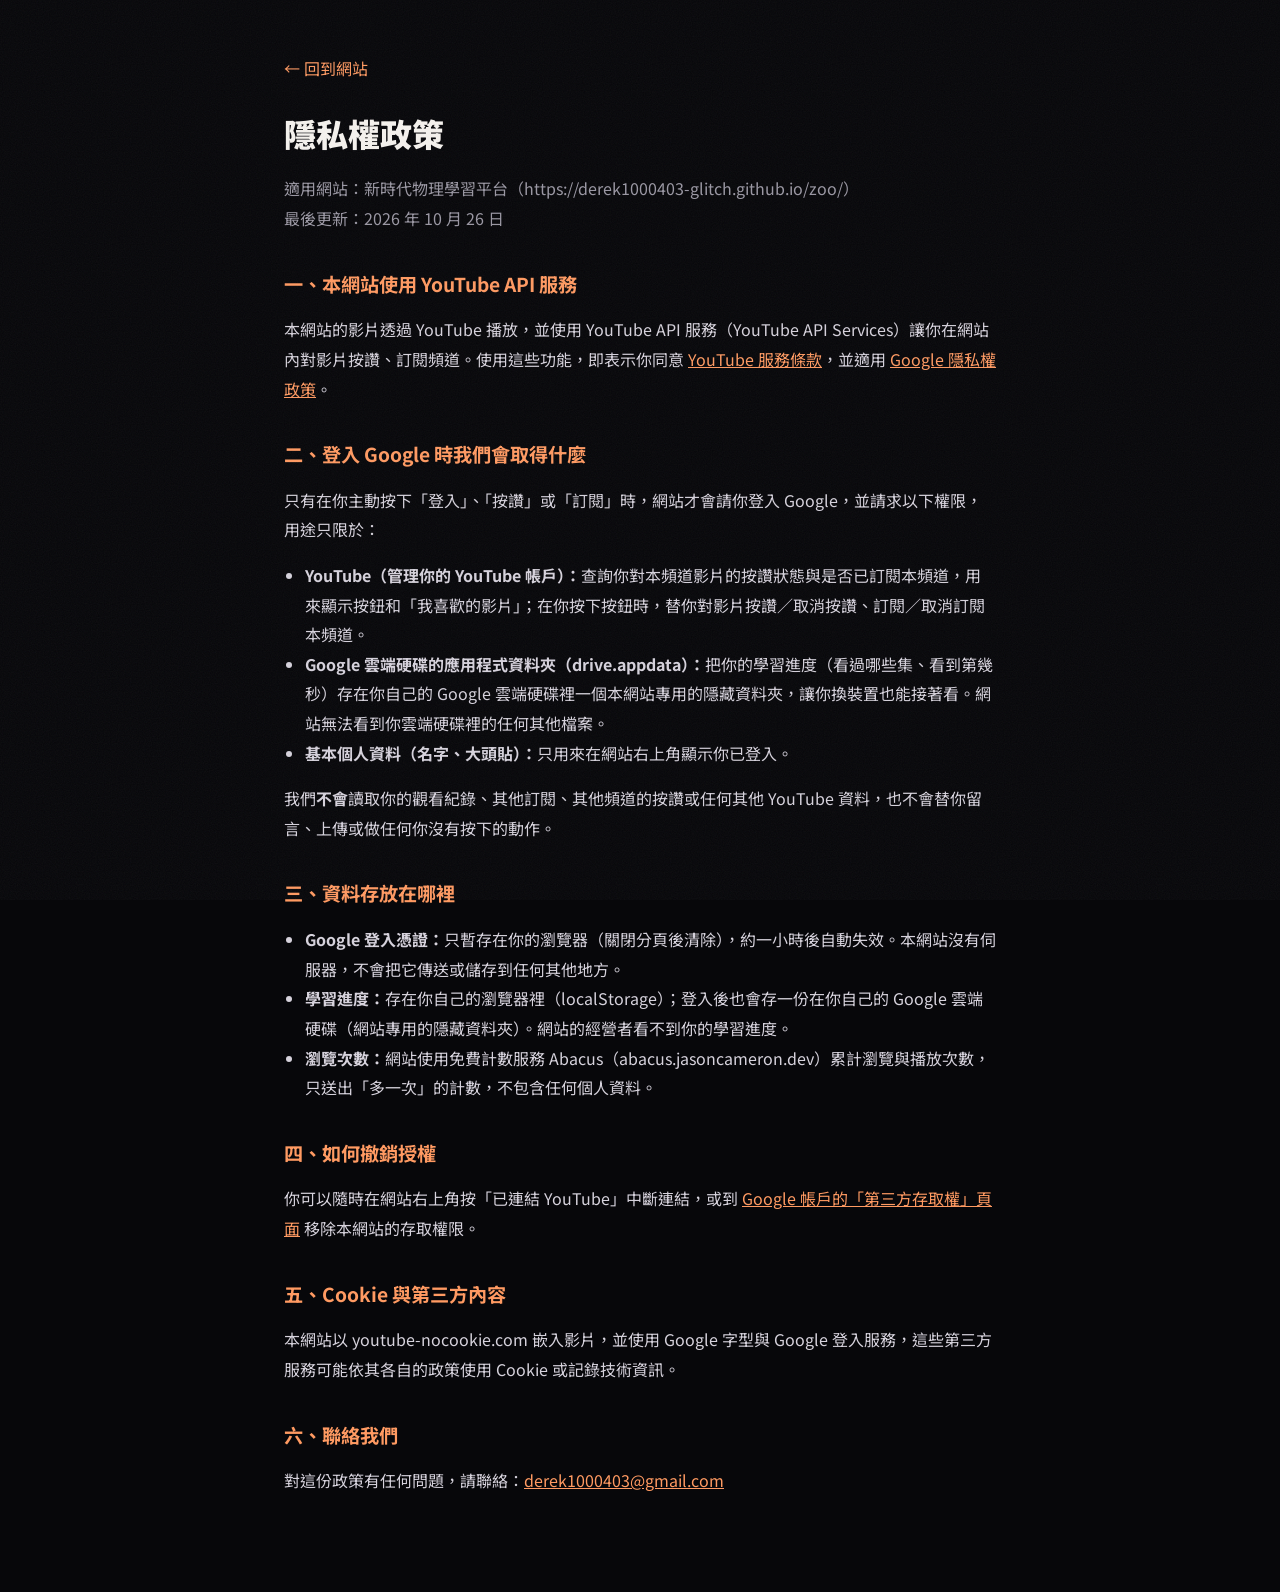
<file: privacy.html>
<!doctype html>
<html lang="zh-Hant">
<head>
  <meta charset="utf-8">
  <meta name="viewport" content="width=device-width, initial-scale=1">
  <meta name="theme-color" content="#07070a">
  <title>隱私權政策</title>
  <link rel="preconnect" href="https://fonts.googleapis.com">
  <link rel="preconnect" href="https://fonts.gstatic.com" crossorigin>
  <link href="https://fonts.googleapis.com/css2?family=Noto+Sans+TC:wght@400;700;900&display=swap" rel="stylesheet">
  <script>
    (function () {
      var t = "dark";
      try { t = (JSON.parse(localStorage.getItem("site-settings")) || {}).theme || "dark"; } catch (e) {}
      if (t === "auto") t = matchMedia("(prefers-color-scheme: light)").matches ? "light" : "dark";
      document.documentElement.dataset.theme = t;
    })();
  </script>
  <link rel="stylesheet" href="style.css?v=12">
  <style>
    .doc { max-width: 760px; margin: 0 auto; padding: 56px 24px 80px; }
    .doc h1 { font-size: 2rem; font-weight: 900; margin: 0 0 6px; }
    .doc h2 { font-size: 1.2rem; margin: 36px 0 10px; color: var(--orange-hi); }
    .doc p, .doc li { color: #d6d2dc; line-height: 1.85; }
    .doc ul { padding-left: 1.3em; }
    .doc a { color: var(--orange-hi); }
    .doc .muted { color: var(--muted); }
    .back { display: inline-block; margin-bottom: 28px; color: var(--muted); text-decoration: none; }
    .back:hover { color: var(--text); }
    [data-theme="light"] .doc p, [data-theme="light"] .doc li { color: var(--text); }
  </style>
</head>
<body>
  <main class="doc">
    <a class="back" href="./">← 回到網站</a>
    <h1>隱私權政策</h1>
    <p class="muted">適用網站：<span class="site-name"></span>（https://derek1000403-glitch.github.io/zoo/）<br>最後更新：2026 年 10 月 26 日</p>

    <h2>一、本網站使用 YouTube API 服務</h2>
    <p>本網站的影片透過 YouTube 播放，並使用 YouTube API 服務（YouTube API Services）讓你在網站內對影片按讚、訂閱頻道。使用這些功能，即表示你同意
      <a href="https://www.youtube.com/t/terms" target="_blank" rel="noopener">YouTube 服務條款</a>，並適用
      <a href="https://policies.google.com/privacy" target="_blank" rel="noopener">Google 隱私權政策</a>。</p>

    <h2>二、登入 Google 時我們會取得什麼</h2>
    <p>只有在你主動按下「登入」、「按讚」或「訂閱」時，網站才會請你登入 Google，並請求以下權限，用途只限於：</p>
    <ul>
      <li><strong>YouTube（管理你的 YouTube 帳戶）：</strong>查詢你對本頻道影片的按讚狀態與是否已訂閱本頻道，用來顯示按鈕和「我喜歡的影片」；在你按下按鈕時，替你對影片按讚／取消按讚、訂閱／取消訂閱本頻道。</li>
      <li><strong>Google 雲端硬碟的應用程式資料夾（drive.appdata）：</strong>把你的學習進度（看過哪些集、看到第幾秒）存在你自己的 Google 雲端硬碟裡一個本網站專用的隱藏資料夾，讓你換裝置也能接著看。網站無法看到你雲端硬碟裡的任何其他檔案。</li>
      <li><strong>基本個人資料（名字、大頭貼）：</strong>只用來在網站右上角顯示你已登入。</li>
    </ul>
    <p>我們<strong>不會</strong>讀取你的觀看紀錄、其他訂閱、其他頻道的按讚或任何其他 YouTube 資料，也不會替你留言、上傳或做任何你沒有按下的動作。</p>

    <h2>三、資料存放在哪裡</h2>
    <ul>
      <li><strong>Google 登入憑證：</strong>只暫存在你的瀏覽器（關閉分頁後清除），約一小時後自動失效。本網站沒有伺服器，不會把它傳送或儲存到任何其他地方。</li>
      <li><strong>學習進度：</strong>存在你自己的瀏覽器裡（localStorage）；登入後也會存一份在你自己的 Google 雲端硬碟（網站專用的隱藏資料夾）。網站的經營者看不到你的學習進度。</li>
      <li><strong>瀏覽次數：</strong>網站使用免費計數服務 Abacus（abacus.jasoncameron.dev）累計瀏覽與播放次數，只送出「多一次」的計數，不包含任何個人資料。</li>
    </ul>

    <h2>四、如何撤銷授權</h2>
    <p>你可以隨時在網站右上角按「已連結 YouTube」中斷連結，或到
      <a href="https://myaccount.google.com/permissions" target="_blank" rel="noopener">Google 帳戶的「第三方存取權」頁面</a>
      移除本網站的存取權限。</p>

    <h2>五、Cookie 與第三方內容</h2>
    <p>本網站以 youtube-nocookie.com 嵌入影片，並使用 Google 字型與 Google 登入服務，這些第三方服務可能依其各自的政策使用 Cookie 或記錄技術資訊。</p>

    <h2>六、聯絡我們</h2>
    <p>對這份政策有任何問題，請聯絡：<span class="contact"></span></p>
  </main>
  <script src="videos.js?v=10"></script>
  <script>
    document.querySelectorAll(".site-name").forEach((e) => (e.textContent = SITE.name));
    document.title = `隱私權政策｜${SITE.name}`;
    const c = document.querySelector(".contact");
    if (SITE.contact) {
      const a = document.createElement("a");
      a.href = `mailto:${SITE.contact}`;
      a.textContent = SITE.contact;
      c.appendChild(a);
    } else {
      const a = document.createElement("a");
      a.href = SITE.channelUrl;
      a.target = "_blank";
      a.textContent = "YouTube 頻道「大川」";
      c.appendChild(a);
    }
  </script>
</body>
</html>
</file>
<file: style.css>
:root {
  --bg: #07070a;
  --surface: #101015;
  --surface-2: #17171e;
  --surface-3: #1f1f28;
  --border: rgba(255, 255, 255, .08);
  --border-strong: rgba(255, 255, 255, .16);
  --text: #f5f2ee;
  --muted: #9a97a3;
  --faint: #66636e;
  --orange: #da7858;
  --orange-hi: #ff9a62;
  --pink: #ff5c8a;
  --gold: #ffb84d;
  --purple: #7b4dff;
  --sign: linear-gradient(100deg, #ff5c8a 0%, #ff8a55 55%, #ffb84d 100%);
  --radius: 16px;
  --ease: cubic-bezier(.2, .8, .2, 1);
  color-scheme: dark;
}

* { box-sizing: border-box; }
html { scroll-behavior: smooth; }
body {
  margin: 0;
  min-height: 100vh;
  background: var(--bg);
  color: var(--text);
  font-family: "Noto Sans TC", system-ui, -apple-system, "PingFang TC", "Microsoft JhengHei", sans-serif;
  line-height: 1.55;
  -webkit-font-smoothing: antialiased;
  overflow-x: hidden;
}
button { font: inherit; color: inherit; }
::selection { background: var(--orange); color: #fff; }
:focus-visible { outline: 2px solid var(--orange-hi); outline-offset: 3px; border-radius: 8px; }
::-webkit-scrollbar { width: 10px; height: 10px; }
::-webkit-scrollbar-thumb { background: #2a2a33; border-radius: 10px; border: 2px solid var(--bg); }
::-webkit-scrollbar-track { background: transparent; }

.wrap { max-width: 1240px; margin: 0 auto; padding: 0 24px; }
.pixel-text, .kicker, .ep, .unit-no, kbd { font-family: "Silkscreen", ui-monospace, monospace; letter-spacing: .04em; }
kbd {
  display: inline-grid; place-items: center;
  min-width: 20px; height: 20px; padding: 0 5px;
  font-size: 11px; color: var(--muted);
  border: 1px solid var(--border-strong); border-radius: 5px;
  background: var(--surface-2);
}

#stars { position: fixed; inset: 0; width: 100%; height: 100%; z-index: -1; pointer-events: none; }

/* ---------- 吉祥物 ---------- */
.mascot { display: block; width: 100%; height: auto; overflow: visible; }
.mascot .m-eyes { transform-box: fill-box; transform-origin: center bottom; animation: blink 5s infinite; }
@keyframes blink { 0%, 94%, 100% { transform: scaleY(1); } 96% { transform: scaleY(.5); } }
.mascot .m-look, .mascot .m-body { transition: transform .16s steps(2); }
.look-c .m-look { transform: translateX(1px); }
.look-r .m-look { transform: translateX(2px); }
.sitting .m-body { transform: translateY(2px); }
.sleeping .m-eyes { animation: none; transform: scaleY(.5); }
.waving .m-arm-r { animation: wave .3s steps(1) infinite; }
.waving.both .m-arm-l { animation: wave .3s steps(1) infinite .15s; }
@keyframes wave { 0% { transform: translateY(0); } 50% { transform: translateY(-3px); } }
.walking .m-legs-a { animation: step .36s steps(1) infinite; }
.walking .m-legs-b { animation: step .36s steps(1) infinite .18s; }
@keyframes step { 0% { transform: translateY(0); } 50% { transform: translateY(-1px); } }
.bob { animation: bob 2.4s var(--ease) infinite; }
@keyframes bob { 0%, 100% { transform: translateY(0); } 50% { transform: translateY(-6%); } }
.jump { animation: jump .6s var(--ease); }
@keyframes jump { 0%, 100% { transform: translateY(0) scale(1); } 15% { transform: translateY(4%) scale(1.08, .9); } 45% { transform: translateY(-45%) scale(.95, 1.06); } 75% { transform: translateY(0) scale(1.06, .94); } }

/* ---------- 上方導覽列 ---------- */
.topbar {
  position: sticky; top: 0; z-index: 20;
  backdrop-filter: blur(16px) saturate(140%);
  -webkit-backdrop-filter: blur(16px) saturate(140%);
  background: rgba(7, 7, 10, .72);
  border-bottom: 1px solid var(--border);
}
.topbar-inner { display: flex; align-items: center; justify-content: space-between; gap: 20px; height: 64px; }
.brand { display: flex; align-items: center; gap: 12px; color: var(--text); text-decoration: none; font-weight: 700; }
#brand-mascot { width: 34px; }
.brand-name { font-size: 1.05rem; letter-spacing: .02em; }
.search {
  position: relative; display: flex; align-items: center;
  width: min(360px, 100%);
}
.search svg { position: absolute; left: 14px; width: 17px; height: 17px; fill: none; stroke: var(--muted); stroke-width: 2; stroke-linecap: round; pointer-events: none; }
.search input {
  width: 100%; height: 40px; padding: 0 40px 0 40px;
  border: 1px solid var(--border-strong); border-radius: 12px;
  background: rgba(255, 255, 255, .04); color: var(--text);
  font: inherit; font-size: .95rem; outline: none;
  transition: border-color .2s, background .2s, box-shadow .2s;
}
.search input::placeholder { color: var(--faint); }
.search input:focus { border-color: var(--orange); background: rgba(255, 255, 255, .06); box-shadow: 0 0 0 4px rgba(218, 120, 88, .18); }
.search input::-webkit-search-cancel-button { filter: invert(.7); }
.search kbd { position: absolute; right: 10px; pointer-events: none; }
.search input:focus ~ kbd, .search input:not(:placeholder-shown) ~ kbd { opacity: 0; }

/* ---------- 主視覺 ---------- */
.hero { position: relative; padding: 72px 0 56px; overflow: hidden; }
.hero::before {
  content: ""; position: absolute; inset: 0; pointer-events: none;
  background:
    radial-gradient(60% 70% at 78% 40%, rgba(123, 77, 255, .22), transparent 70%),
    radial-gradient(40% 50% at 70% 70%, rgba(255, 92, 138, .14), transparent 70%),
    radial-gradient(30% 40% at 15% 20%, rgba(218, 120, 88, .10), transparent 70%);
}
.hero::after {
  content: ""; position: absolute; left: 0; right: 0; bottom: 0; height: 120px; pointer-events: none;
  background: linear-gradient(transparent, var(--bg));
}
.hero-grid { position: relative; z-index: 1; display: grid; grid-template-columns: 1.05fr 1fr; gap: 48px; align-items: center; }
.kicker { margin: 0 0 18px; color: var(--orange-hi); font-size: .78rem; }
.hero h1 {
  margin: 0; font-size: clamp(2.6rem, 6vw, 4.6rem); line-height: 1.08; font-weight: 900; letter-spacing: .01em;
  background: linear-gradient(180deg, #fff 30%, #c9c3d6);
  -webkit-background-clip: text; background-clip: text; color: transparent;
}
.hero h1 .accent { background: var(--sign); -webkit-background-clip: text; background-clip: text; }
.tagline { margin: 18px 0 32px; font-size: 1.15rem; color: var(--muted); max-width: 30em; }
.hero-actions { display: flex; flex-wrap: wrap; gap: 12px; }

.btn {
  display: inline-flex; align-items: center; justify-content: center; gap: 8px;
  height: 48px; padding: 0 22px; border-radius: 14px;
  font-weight: 700; font-size: 1rem; text-decoration: none; color: var(--text);
  border: 1px solid transparent; cursor: pointer;
  transition: transform .2s var(--ease), box-shadow .2s, background .2s, border-color .2s, opacity .2s;
}
.btn svg { width: 18px; height: 18px; fill: none; stroke: currentColor; stroke-width: 2.4; stroke-linecap: round; stroke-linejoin: round; }
.btn-primary { background: var(--sign); color: #fff; box-shadow: 0 8px 28px -8px rgba(255, 110, 100, .6), inset 0 1px 0 rgba(255, 255, 255, .3); }
.btn-primary:hover { transform: translateY(-2px); box-shadow: 0 14px 36px -8px rgba(255, 110, 100, .75), inset 0 1px 0 rgba(255, 255, 255, .3); }
.btn-ghost { background: rgba(255, 255, 255, .05); border-color: var(--border-strong); }
.btn-ghost:hover { background: rgba(255, 255, 255, .1); transform: translateY(-2px); }
.btn:disabled { opacity: .3; pointer-events: none; }
.btn-sm { height: 40px; padding: 0 16px; font-size: .92rem; border-radius: 11px; }
.cta-text { display: flex; flex-direction: column; align-items: flex-start; line-height: 1.2; text-align: left; }
.cta-text small { font-weight: 500; font-size: .74rem; opacity: .85; }
#cta.two-line { height: 56px; }
.play-ico { width: 0; height: 0; border-left: 11px solid currentColor; border-top: 7px solid transparent; border-bottom: 7px solid transparent; margin-right: 2px; }

.stats { display: flex; gap: 36px; margin: 40px 0 0; padding: 0; }
.stats div { display: flex; flex-direction: column-reverse; }
.stats dt { color: var(--muted); font-size: .85rem; }
.stats dd { margin: 0; font-size: 1.9rem; font-weight: 900; font-variant-numeric: tabular-nums; }
.stats dd small { font-size: .95rem; color: var(--faint); font-weight: 500; }

.hero-stage { position: relative; padding: 70px 0 0; }
.glow { position: absolute; inset: 10% 5% 0; background: radial-gradient(closest-side, rgba(255, 120, 90, .35), transparent); filter: blur(30px); }
.sign-wrap { position: relative; width: min(100%, 500px); margin: 0 auto; }
.sign {
  position: relative; display: flex; flex-direction: column; align-items: center; gap: 6px;
  width: 100%; padding: 30px 28px 26px; cursor: pointer;
  background: var(--sign); color: #fff; text-align: center;
  border: 3px solid #fff; border-radius: 22px;
  box-shadow: 0 24px 60px -16px rgba(255, 92, 138, .55), inset 0 2px 0 rgba(255, 255, 255, .35);
  transition: transform .35s var(--ease), box-shadow .35s;
}
.sign:hover { transform: translateY(-4px) rotate(-.6deg); box-shadow: 0 32px 70px -14px rgba(255, 92, 138, .7), inset 0 2px 0 rgba(255, 255, 255, .35); }
.sign-mascot { position: absolute; left: 15%; top: 3px; z-index: 2; width: 74px; transform: translateY(-100%); cursor: pointer; }
.away { visibility: hidden; }

/* 吉祥物跳進影片的動畫 */
.flyer { position: fixed; z-index: 2000; pointer-events: none; will-change: transform; }
.splash { animation: splash .7s ease-out; }
@keyframes splash {
  0% { box-shadow: 0 0 0 0 rgba(255, 154, 98, .95), 0 0 0 0 rgba(255, 92, 138, .7); filter: brightness(1.5); }
  100% { box-shadow: 0 0 0 26px rgba(255, 154, 98, 0), 0 0 0 48px rgba(255, 92, 138, 0); filter: none; }
}
.sign-kicker { font-size: .82rem; font-weight: 700; letter-spacing: .12em; opacity: .92; }
.sign-title { font-size: clamp(1.6rem, 3.4vw, 2.3rem); font-weight: 900; line-height: 1.2; text-shadow: 0 2px 0 rgba(120, 30, 40, .25); }
.sign-sub { font-size: .92rem; font-weight: 700; color: #ffe9a8; }
.poles { display: flex; justify-content: space-between; padding: 0 9%; height: 90px; }
.poles i { width: 10px; background: linear-gradient(90deg, #cfc8ec, #9d95c9); border-radius: 0 0 3px 3px; }
.road {
  position: relative; height: 34px; margin: 0 -30px;
  background: #1c1a24; border-top: 2px solid #3a3550;
  mask-image: linear-gradient(90deg, transparent, #000 15%, #000 85%, transparent);
  -webkit-mask-image: linear-gradient(90deg, transparent, #000 15%, #000 85%, transparent);
}
.road::after {
  content: ""; position: absolute; left: 0; right: 0; top: 50%; height: 4px; margin-top: -2px;
  background: repeating-linear-gradient(90deg, #c9a36a 0 26px, transparent 26px 56px);
  animation: road 1.6s linear infinite; opacity: .8;
}
@keyframes road { to { background-position: -56px 0; } }

.pixels { position: absolute; left: 14%; top: 0; width: 84px; height: 80px; transform: translateY(-100%); pointer-events: none; }
.pixels i { position: absolute; width: 5px; height: 5px; animation: twinkle 2.2s infinite; }
@keyframes twinkle { 0%, 100% { opacity: .2; transform: translateY(0); } 50% { opacity: 1; transform: translateY(-4px); } }

.shapes { position: absolute; inset: 0; pointer-events: none; }
.shape { position: absolute; fill: none; stroke: rgba(180, 160, 255, .22); stroke-width: 3; animation: drift 14s ease-in-out infinite; }
.s1 { width: 70px; left: 46%; top: 8%; }
.s2 { width: 90px; right: 6%; top: 14%; animation-delay: -4s; }
.s3 { width: 46px; left: 6%; bottom: 18%; stroke: rgba(255, 184, 77, .25); animation-delay: -8s; }
.s4 { width: 34px; right: 38%; bottom: 10%; stroke: rgba(255, 92, 138, .3); animation-delay: -2s; }
@keyframes drift { 0%, 100% { transform: translate(0, 0) rotate(0); } 50% { transform: translate(14px, -18px) rotate(18deg); } }

/* ---------- 單元分頁 ---------- */
main { padding-bottom: 40px; }
.tabs {
  position: sticky; top: 64px; z-index: 10;
  display: flex; gap: 8px; overflow-x: auto; scrollbar-width: none;
  margin: 0 -24px; padding: 14px 24px;
  background: linear-gradient(var(--bg) 70%, transparent);
}
.tabs::-webkit-scrollbar { display: none; }
.tabs button {
  flex: none; display: inline-flex; align-items: center; gap: 8px;
  height: 38px; padding: 0 16px; border-radius: 999px; cursor: pointer;
  background: var(--surface); border: 1px solid var(--border); color: var(--muted);
  font-size: .93rem; font-weight: 500;
  transition: color .2s, background .2s, border-color .2s;
}
.tabs button:hover { color: var(--text); border-color: var(--border-strong); }
.tabs button.active { background: var(--text); color: #111; border-color: var(--text); font-weight: 700; }
.tabs .n { font-size: .78rem; opacity: .6; font-variant-numeric: tabular-nums; }

/* ---------- 單元區塊 ---------- */
.bar { height: 5px; border-radius: 9px; background: rgba(255, 255, 255, .09); overflow: hidden; }
.bar i { display: block; height: 100%; background: var(--sign); border-radius: inherit; transition: width .6s var(--ease); }

.grid { display: grid; grid-template-columns: repeat(auto-fill, minmax(270px, 1fr)); gap: 28px 22px; }

.card {
  display: block; padding: 0; border: 0; background: none; text-align: left; cursor: pointer;
  opacity: 0; transform: translateY(16px);
  animation: rise .6s var(--ease) forwards;
}
@keyframes rise { to { opacity: 1; transform: none; } }
.thumb {
  position: relative; aspect-ratio: 16 / 9; overflow: hidden;
  border-radius: 14px; background: var(--surface-2);
  box-shadow: 0 0 0 1px var(--border);
  transition: box-shadow .3s, transform .35s var(--ease);
}
.thumb img { width: 100%; height: 100%; object-fit: cover; display: block; transition: transform .6s var(--ease), filter .3s; }
.thumb::after { content: ""; position: absolute; inset: 0; background: linear-gradient(180deg, transparent 45%, rgba(0, 0, 0, .65)); }
.card:hover .thumb, .card:focus-visible .thumb { transform: translateY(-4px); box-shadow: 0 0 0 2px var(--orange), 0 20px 40px -12px rgba(255, 110, 90, .45); }
.card:hover img { transform: scale(1.06); }
.card:focus-visible { outline: none; }
.ep {
  position: absolute; left: 10px; top: 10px; z-index: 1;
  padding: 3px 8px 4px; border-radius: 7px; font-size: .72rem;
  background: rgba(0, 0, 0, .62); backdrop-filter: blur(6px); -webkit-backdrop-filter: blur(6px);
  border: 1px solid rgba(255, 255, 255, .14);
}
.done-badge {
  position: absolute; right: 10px; top: 10px; z-index: 1;
  display: inline-flex; align-items: center; gap: 4px;
  padding: 3px 9px 3px 7px; border-radius: 99px; font-size: .74rem; font-weight: 700;
  background: rgba(64, 200, 130, .92); color: #04150c;
}
.done-badge svg, .pl-check svg { width: 13px; height: 13px; fill: none; stroke: currentColor; stroke-width: 3.2; stroke-linecap: round; stroke-linejoin: round; }
.play-btn {
  position: absolute; left: 50%; top: 50%; z-index: 1;
  width: 58px; height: 58px; margin: -29px 0 0 -29px; border-radius: 50%;
  display: grid; place-items: center;
  background: rgba(255, 255, 255, .95); color: #111;
  box-shadow: 0 10px 30px rgba(0, 0, 0, .4);
  opacity: 0; transform: scale(.7); transition: opacity .25s, transform .35s var(--ease);
}
.play-btn .play-ico { margin-left: 4px; border-left-width: 15px; border-top-width: 9px; border-bottom-width: 9px; }
.card:hover .play-btn, .card:focus-visible .play-btn { opacity: 1; transform: scale(1); }
.thumb .bar { position: absolute; left: 0; right: 0; bottom: 0; z-index: 1; height: 4px; border-radius: 0; background: rgba(255, 255, 255, .2); }
.thumb .bar i { border-radius: 0; }
.card-body { padding: 14px 4px 0; }
.card-body h3 { margin: 0; font-size: 1.06rem; font-weight: 700; line-height: 1.4; transition: color .2s; }
.card:hover h3 { color: var(--orange-hi); }
.card-body p { margin: 4px 0 0; font-size: .85rem; color: var(--muted); }
.card.is-done img { filter: saturate(.75) brightness(.85); }

.results-head { margin: 32px 0 20px; color: var(--muted); }
.results-head strong { color: var(--text); }
.empty { padding: 70px 0 50px; text-align: center; color: var(--muted); }
.empty .em { width: 96px; margin: 0 auto 22px; }
.empty strong { display: block; color: var(--text); font-size: 1.2rem; margin-bottom: 4px; }

/* ---------- 頁尾 ---------- */
.footer { margin-top: 60px; }
.site-stats {
  display: grid; grid-template-columns: repeat(3, 1fr); margin: 0 0 8px; padding: 0;
  background: var(--surface); border: 1px solid var(--border); border-radius: var(--radius); overflow: hidden;
}
.site-stats div { display: flex; flex-direction: column; align-items: center; gap: 2px; padding: 22px 12px; }
.site-stats div + div { border-left: 1px solid var(--border); }
.site-stats dd { margin: 0; font-size: clamp(1.4rem, 3.5vw, 2rem); font-weight: 900; font-variant-numeric: tabular-nums; background: var(--sign); -webkit-background-clip: text; background-clip: text; color: transparent; }
.site-stats dt { color: var(--muted); font-size: .85rem; }
.footer-road { position: relative; height: 70px; border-bottom: 1px solid var(--border); overflow: hidden; }
.footer-road::after {
  content: ""; position: absolute; left: 0; right: 0; bottom: 14px; height: 3px;
  background: repeating-linear-gradient(90deg, rgba(201, 163, 106, .5) 0 22px, transparent 22px 48px);
}
.walker { position: absolute; bottom: 0; left: 0; width: 44px; animation: walk 38s linear infinite; }
@keyframes walk { from { transform: translateX(-60px); } to { transform: translateX(calc(100vw + 60px)); } }
.footer-inner { display: flex; justify-content: space-between; align-items: center; gap: 16px; flex-wrap: wrap; padding-top: 22px; padding-bottom: 36px; color: var(--faint); font-size: .85rem; }
.link-btn { background: none; border: 0; padding: 0; color: var(--faint); cursor: pointer; text-decoration: underline; text-underline-offset: 3px; font-size: .85rem; }
.link-btn:hover { color: var(--muted); }

/* ---------- 播放器 ---------- */
dialog {
  width: min(1440px, 100% - 40px); max-width: none;
  max-height: calc(100% - 40px);
  padding: 0; border: 1px solid var(--border-strong); border-radius: 22px;
  background: rgba(14, 14, 19, .96); color: var(--text);
  box-shadow: 0 40px 120px rgba(0, 0, 0, .7);
  overflow: hidden;
}
dialog[open] { display: flex; flex-direction: column; animation: pop .4s var(--ease); }
@keyframes pop { from { opacity: 0; transform: translateY(20px) scale(.98); } }
dialog::backdrop { background: rgba(0, 0, 0, .78); backdrop-filter: blur(10px); -webkit-backdrop-filter: blur(10px); }
.player-top { display: flex; align-items: center; justify-content: space-between; gap: 12px; padding: 14px 18px 14px 22px; border-bottom: 1px solid var(--border); }
.crumb { display: flex; align-items: center; gap: 12px; min-width: 0; }
.pill { padding: 4px 12px; border-radius: 99px; font-size: .85rem; font-weight: 700; background: rgba(218, 120, 88, .16); color: var(--orange-hi); white-space: nowrap; }
.crumb .pixel-text { font-size: .8rem; color: var(--muted); white-space: nowrap; }
.player-actions { display: flex; gap: 8px; }
.icon-btn {
  display: inline-flex; align-items: center; gap: 7px; height: 38px; padding: 0 14px;
  border: 1px solid var(--border-strong); border-radius: 11px; background: rgba(255, 255, 255, .04);
  cursor: pointer; font-size: .88rem; transition: background .2s;
}
.icon-btn:hover { background: rgba(255, 255, 255, .1); }
.icon-btn svg { width: 18px; height: 18px; fill: none; stroke: currentColor; stroke-width: 2; stroke-linecap: round; stroke-linejoin: round; }
.icon-only { width: 38px; padding: 0; justify-content: center; }

.player-body { display: grid; grid-template-columns: minmax(0, 1fr) 380px; min-height: 0; flex: 1; }
.player-main { padding: 58px 22px 24px; overflow-y: auto; }

/* 影片上方給吉祥物活動的小平台（不會蓋到影片） */
.frame-wrap { position: relative; }
.lane { position: absolute; left: 0; right: 0; bottom: 100%; height: 58px; pointer-events: none; }
.buddy { position: absolute; left: 0; bottom: 0; width: 50px; opacity: 0; pointer-events: auto; cursor: pointer; }
.buddy.show { opacity: 1; }
.buddy-hop { transform-origin: 50% 100%; }
.bubble {
  position: absolute; left: calc(100% + 8px); bottom: 12px;
  padding: 5px 11px; border-radius: 11px; white-space: nowrap;
  background: #fff; color: #1b1b22; font-size: .82rem; font-weight: 700;
  opacity: 0; transform: translateY(4px) scale(.9); transform-origin: left bottom;
  transition: opacity .2s, transform .25s var(--ease); pointer-events: none;
}
.bubble::before { content: ""; position: absolute; left: -5px; bottom: 7px; border: 5px solid transparent; border-left: 0; border-right-color: #fff; }
.bubble.left { left: auto; right: calc(100% + 8px); transform-origin: right bottom; }
.bubble.left::before { left: auto; right: -5px; border-right: 0; border-left: 5px solid #fff; }
.talking .bubble { opacity: 1; transform: none; }
.zzz { position: absolute; left: 62%; bottom: 60%; opacity: 0; transition: opacity .4s; pointer-events: none; font-family: "Silkscreen", monospace; color: #c3bcff; }
.asleep .zzz { opacity: 1; }
.zzz i { position: absolute; font-style: normal; font-size: 10px; opacity: 0; animation: zz 2.4s infinite; }
.zzz i:nth-child(2) { font-size: 12px; animation-delay: .8s; }
.zzz i:nth-child(3) { font-size: 15px; animation-delay: 1.6s; }
@keyframes zz { 0% { opacity: 0; transform: translate(0, 0); } 25% { opacity: 1; } 100% { opacity: 0; transform: translate(16px, -26px); } }
.lane-pixel { position: absolute; bottom: 36px; width: 7px; height: 7px; margin-left: -3px; animation: float .9s ease-in-out infinite alternate; }
@keyframes float { to { transform: translateY(-6px); } }
.lane-pixel.pop { animation: pixpop .3s forwards; }
@keyframes pixpop { to { transform: scale(2.6); opacity: 0; } }
.frame { aspect-ratio: 16 / 9; background: #000; border-radius: 14px; overflow: hidden; box-shadow: 0 0 0 1px var(--border); }
.frame iframe, .frame #yt { display: block; width: 100%; height: 100%; border: 0; }
.now-info h2 { margin: 18px 0 2px; font-size: 1.45rem; font-weight: 900; line-height: 1.35; }
.now-info p { margin: 4px 0 0; color: var(--muted); }
.now-info p:empty { display: none; }
.controls { display: flex; flex-wrap: wrap; align-items: center; gap: 10px 12px; margin-top: 18px; }
.hint { margin-left: auto; color: var(--faint); font-size: .8rem; display: flex; gap: 6px; align-items: center; }

.switch { display: inline-flex; align-items: center; gap: 10px; margin-left: 6px; color: var(--muted); font-size: .9rem; cursor: pointer; user-select: none; }
.switch input { position: absolute; opacity: 0; pointer-events: none; }
.track { position: relative; width: 40px; height: 23px; border-radius: 99px; background: var(--surface-3); border: 1px solid var(--border-strong); transition: background .25s; }
.thumb-dot { position: absolute; top: 2px; left: 2px; width: 17px; height: 17px; border-radius: 50%; background: #bbb; transition: transform .25s var(--ease), background .25s; }
.switch input:checked + .track { background: var(--orange); border-color: var(--orange); }
.switch input:checked + .track .thumb-dot { transform: translateX(17px); background: #fff; }
.switch input:focus-visible + .track { outline: 2px solid var(--orange-hi); outline-offset: 2px; }

.player-list { display: flex; flex-direction: column; min-height: 0; border-left: 1px solid var(--border); background: rgba(255, 255, 255, .015); }
.pl-head { padding: 18px 18px 14px; border-bottom: 1px solid var(--border); }
.pl-head > div:first-child { display: flex; justify-content: space-between; align-items: baseline; margin-bottom: 10px; }
.pl-head strong { font-size: 1.05rem; }
#playlist-pos { color: var(--muted); font-size: .85rem; font-variant-numeric: tabular-nums; }
#playlist-items { overflow-y: auto; padding: 8px; flex: 1; }
.pl-row {
  position: relative; display: grid; grid-template-columns: 26px 120px 1fr; gap: 12px; align-items: center;
  width: 100%; padding: 8px; border: 0; border-radius: 12px; background: none; text-align: left; cursor: pointer;
  transition: background .2s;
}
.pl-row:hover { background: rgba(255, 255, 255, .05); }
.pl-row.now { background: rgba(218, 120, 88, .14); box-shadow: inset 0 0 0 1px rgba(218, 120, 88, .35); }
.pl-num { font-family: "Silkscreen", monospace; font-size: .75rem; color: var(--faint); text-align: center; }
.pl-row.now .pl-num { color: var(--orange-hi); }
.eq { display: inline-flex; gap: 2px; height: 12px; align-items: flex-end; }
.eq i { width: 3px; background: var(--orange-hi); animation: eq .9s ease-in-out infinite; }
.eq i:nth-child(2) { animation-delay: -.3s; } .eq i:nth-child(3) { animation-delay: -.6s; }
@keyframes eq { 0%, 100% { height: 30%; } 50% { height: 100%; } }
.pl-thumb { position: relative; aspect-ratio: 16 / 9; border-radius: 8px; overflow: hidden; background: var(--surface-2); }
.pl-thumb img { width: 100%; height: 100%; object-fit: cover; display: block; }
.pl-thumb .bar { position: absolute; left: 0; right: 0; bottom: 0; height: 3px; border-radius: 0; }
.pl-title { font-size: .88rem; line-height: 1.4; display: -webkit-box; -webkit-line-clamp: 2; -webkit-box-orient: vertical; overflow: hidden; }
.pl-row.now .pl-title { font-weight: 700; }
.pl-check { position: absolute; right: 10px; bottom: 8px; display: grid; place-items: center; width: 18px; height: 18px; border-radius: 50%; background: #40c882; color: #04150c; }

/* ---------- 提示訊息與彩帶 ---------- */
.toasts { position: fixed; left: 50%; bottom: 28px; z-index: 1000; transform: translateX(-50%); display: flex; flex-direction: column; gap: 10px; align-items: center; pointer-events: none; }
.toast {
  display: flex; align-items: center; gap: 14px; padding: 12px 20px 12px 14px;
  background: rgba(24, 24, 31, .96); border: 1px solid var(--border-strong); border-radius: 16px;
  box-shadow: 0 20px 50px rgba(0, 0, 0, .5); font-weight: 500;
  animation: toast-in .45s var(--ease);
}
.toast.out { animation: toast-out .3s ease forwards; }
.toast .tm { width: 38px; flex: none; }
.toast.big { padding: 18px 26px 18px 18px; font-size: 1.05rem; }
.toast.big .tm { width: 58px; }
.toast small { display: block; color: var(--muted); font-weight: 400; font-size: .85rem; }
@keyframes toast-in { from { opacity: 0; transform: translateY(20px) scale(.95); } }
@keyframes toast-out { to { opacity: 0; transform: translateY(10px); } }
.confetti { position: fixed; z-index: 999; width: 8px; height: 8px; pointer-events: none; animation: burst 1.5s cubic-bezier(.15, .7, .3, 1) forwards; }
@keyframes burst {
  to { transform: translate(var(--dx), var(--dy)) rotate(var(--r)); opacity: 0; }
}

/* ---------- 手機與平板 ---------- */
@media (max-width: 960px) {
  .hero { padding: 40px 0 30px; }
  .hero-grid { grid-template-columns: 1fr; gap: 20px; }
  .hero-stage { padding-top: 76px; }
  .player-body { grid-template-columns: 1fr; overflow-y: auto; }
  .player-main { overflow: visible; }
  .player-list { border-left: 0; border-top: 1px solid var(--border); }
  #playlist-items { overflow: visible; }
  .hint { display: none; }
}
@media (max-width: 640px) {
  .wrap { padding: 0 16px; }
  .tabs { margin: 0 -16px; padding: 12px 16px; }
  .topbar-inner { gap: 12px; height: 58px; }
  .tabs { top: 58px; }
  .brand-name { display: none; }
  .search { width: 100%; }
  .search kbd { display: none; }
  .stats { gap: 28px; margin-top: 30px; }
  .stats dd { font-size: 1.5rem; }
  .sign { padding: 24px 18px 20px; }
  .sign-mascot { width: 58px; }
  .pixels { width: 64px; height: 60px; }
  .poles { height: 56px; }
  .grid { grid-template-columns: 1fr; gap: 24px; }
  dialog { width: 100%; height: 100%; max-height: 100%; border-radius: 0; border: 0; }
  .player-top { padding: 10px 12px 10px 16px; padding-top: max(10px, env(safe-area-inset-top)); }
  .icon-btn span { display: none; }
  .icon-btn { width: 38px; padding: 0; justify-content: center; }
  .player-main { padding: 48px 0 18px; }
  .lane { height: 48px; }
  .buddy { width: 42px; }
  .frame { border-radius: 0; box-shadow: none; }
  .now-info, .controls { padding: 0 16px; }
  .now-info h2 { font-size: 1.2rem; margin-top: 14px; }
  .pl-row { grid-template-columns: 22px 104px 1fr; }
}

/* 觀眾在網站最下面按了「減少動畫」才會套用（不跟著裝置的省電／移除動畫設定，避免平板上整個網站都不會動） */
html.calm *, html.calm *::before, html.calm *::after { animation-duration: .01ms !important; animation-iteration-count: 1 !important; transition-duration: .01ms !important; }
html.calm .walker { display: none; }
html.calm { scroll-behavior: auto; }

/* ---------- Google 登入、按讚、訂閱 ---------- */
.topbar-inner { gap: 14px; }
.search { margin-left: auto; }
.account {
  flex: none; display: inline-flex; align-items: center; gap: 8px; height: 40px; padding: 0 14px;
  border: 1px solid var(--border-strong); border-radius: 12px; background: rgba(255, 255, 255, .04);
  font-size: .88rem; font-weight: 500; cursor: pointer; white-space: nowrap; transition: background .2s;
}
.account:hover { background: rgba(255, 255, 255, .1); }
.account svg { width: 17px; height: 17px; }
.account .dot { width: 8px; height: 8px; border-radius: 50%; background: #40c882; box-shadow: 0 0 0 3px rgba(64, 200, 130, .25); }

.social { display: flex; flex-wrap: wrap; align-items: center; gap: 10px; margin-top: 14px; }
.soc-btn {
  display: inline-flex; align-items: center; gap: 8px; height: 40px; padding: 0 16px;
  border: 1px solid var(--border-strong); border-radius: 99px; background: rgba(255, 255, 255, .05);
  font-weight: 700; font-size: .92rem; cursor: pointer;
  transition: background .2s, border-color .2s, transform .2s var(--ease), opacity .2s;
}
.soc-btn:hover { background: rgba(255, 255, 255, .1); transform: translateY(-1px); }
.soc-btn svg { width: 18px; height: 18px; fill: none; stroke: currentColor; stroke-width: 2; stroke-linecap: round; stroke-linejoin: round; }
.soc-btn.on { border-color: rgba(255, 154, 98, .55); background: rgba(218, 120, 88, .16); color: var(--orange-hi); }
.soc-btn.on svg { fill: currentColor; fill-opacity: .25; }
.soc-sub:not(.on) { background: #ff2d55; border-color: #ff2d55; color: #fff; box-shadow: 0 8px 24px -10px rgba(255, 45, 85, .8); }
.soc-sub:not(.on):hover { background: #ff4468; }
.soc-btn.busy { opacity: .55; pointer-events: none; }
.soc-fs { margin-left: auto; }
.soc-note { color: var(--faint); font-size: .8rem; }

/* 吉祥物賣萌拜託按讚訂閱 */
.lane .ask {
  position: absolute; left: 62px; bottom: 4px; max-width: calc(100% - 62px);
  display: flex; align-items: center; gap: 8px; padding: 6px 6px 6px 14px;
  background: #fff; color: #1b1b22; border-radius: 14px;
  box-shadow: 0 10px 30px rgba(0, 0, 0, .35);
  opacity: 0; transform: translateX(-8px) scale(.92); transform-origin: left center;
  transition: opacity .25s, transform .35s var(--ease); pointer-events: none;
}
.lane .ask::before { content: ""; position: absolute; left: -6px; bottom: 12px; border: 6px solid transparent; border-left: 0; border-right-color: #fff; }
.lane.asking .ask { opacity: 1; transform: none; pointer-events: auto; }
.ask-text { font-weight: 700; font-size: .88rem; white-space: nowrap; overflow: hidden; text-overflow: ellipsis; min-width: 0; }
.ask-btn {
  flex: none; height: 32px; padding: 0 12px; border: 0; border-radius: 99px; cursor: pointer;
  background: #f1ede9; color: #1b1b22; font-weight: 700; font-size: .85rem;
}
.ask-btn:hover { background: #e6e0da; }
.ask-sub { background: #ff2d55; color: #fff; }
.ask-sub:hover { background: #ff4468; }
.ask-no { flex: none; border: 0; background: none; color: #77727f; font-size: .8rem; cursor: pointer; padding: 0 6px; }
.begging { animation: beg .9s ease-in-out infinite; }
@keyframes beg { 0%, 100% { transform: translateY(0) rotate(0); } 25% { transform: translateY(-2px) rotate(-4deg); } 75% { transform: translateY(-2px) rotate(4deg); } }

/* 放大：影片和吉祥物一起放大 */
.fs-exit {
  display: none; position: absolute; right: 0; bottom: 12px; align-items: center; gap: 8px;
  height: 34px; padding: 0 12px; border: 1px solid rgba(255, 255, 255, .2); border-radius: 10px;
  background: rgba(255, 255, 255, .08); color: #fff; font-size: .85rem; cursor: pointer; pointer-events: auto;
}
.frame-wrap.is-fs {
  display: flex; flex-direction: column; align-items: center; justify-content: center;
  width: 100vw; height: 100vh; background: #000;
}
.is-fs .lane, .is-fs .frame { width: min(100vw - 32px, calc((100vh - 90px) * 16 / 9)); }
.is-fs .lane { position: relative; bottom: auto; flex: none; height: 66px; }
.is-fs .frame { border-radius: 10px; }
.is-fs .fs-exit { display: inline-flex; }

.footer-links { display: flex; flex-wrap: wrap; gap: 18px; align-items: center; }
.footer-links a { color: var(--faint); text-underline-offset: 3px; }
.footer-links a:hover { color: var(--muted); }

@media (max-width: 640px) {
  .account { padding: 0 10px; font-size: 0; gap: 0; }
  .account svg { width: 20px; height: 20px; }
  .account .dot { width: 10px; height: 10px; }
  .social { padding: 0 16px; }
  .soc-note { width: 100%; }
  .lane .ask { left: 52px; max-width: calc(100% - 52px); padding-left: 8px; }
  .ask-text { display: none; }
  .lane .ask::before { bottom: 10px; }
}

[hidden] { display: none !important; }

/* ---------- 吉祥物的新動作與道具 ---------- */
.arms-up .m-arm-l, .arms-up .m-arm-r { transform: translateY(-3px); }
.mascot .m-arm-l, .mascot .m-arm-r { transition: transform .12s steps(1); }
.tapping .m-legs-a { animation: step .3s steps(1) infinite; }
.lane .prop { position: absolute; z-index: 2; transform-origin: 50% 100%; pointer-events: none; margin-left: -6px; }
.prop svg { display: block; width: 100%; height: auto; }
.prop.ball { width: 11px; margin-left: -5px; }
.prop.apple { width: 13px; }
.prop.book { width: 26px; margin-left: -13px; }
.prop .mark { font-family: "Silkscreen", monospace; font-size: 16px; color: #ffd166; text-shadow: 0 2px 0 rgba(0, 0, 0, .4); }
.prop .emo { display: block; font-size: 17px; line-height: 1; margin-left: -3px; animation: pop-in .35s var(--ease); }
.prop .note { font-size: 15px; color: #ffb84d; font-weight: 900; }
@keyframes pop-in { from { transform: scale(0); } }

/* 播放影片時，背後的頁面不要跟著捲動 */
html.lock { overflow: hidden; }

/* =========================================================
   質感升級：復古霓虹（synthwave）主視覺、學習地圖、單元橫幅
   ========================================================= */

/* 整站淡淡的底片顆粒，讓畫面不會太「平」 */
body::after {
  content: ""; position: fixed; inset: 0; z-index: 3000; pointer-events: none; opacity: .055;
  background-image: url("data:image/svg+xml,%3Csvg xmlns='http://www.w3.org/2000/svg' width='180' height='180'%3E%3Cfilter id='n'%3E%3CfeTurbulence type='fractalNoise' baseFrequency='.85' numOctaves='2' stitchTiles='stitch'/%3E%3C/filter%3E%3Crect width='100%25' height='100%25' filter='url(%23n)'/%3E%3C/svg%3E");
}

/* ---------- 主視覺背景 ---------- */
.hero-bg { position: absolute; inset: 0; pointer-events: none; overflow: hidden; }
.grid-floor {
  position: absolute; left: -30%; right: -30%; bottom: 0; height: 52%;
  background-image:
    linear-gradient(rgba(255, 92, 138, .55) 1px, transparent 1px),
    linear-gradient(90deg, rgba(167, 139, 250, .45) 1px, transparent 1px);
  background-size: 70px 70px;
  transform: perspective(380px) rotateX(64deg); transform-origin: 50% 100%;
  -webkit-mask-image: linear-gradient(to top, #000 10%, transparent 80%);
  mask-image: linear-gradient(to top, #000 10%, transparent 80%);
  opacity: .7; animation: grid-move 2.8s linear infinite;
}
@keyframes grid-move { to { background-position: 0 70px; } }
.arc { position: absolute; inset: 0; width: 100%; height: 100%; }
.arc path { fill: none; stroke: rgba(255, 184, 77, .28); stroke-width: 2; stroke-dasharray: 2 12; stroke-linecap: round; vector-effect: non-scaling-stroke; }
.arc circle { fill: #ffd166; filter: drop-shadow(0 0 8px #ffb84d); }
.formula {
  position: absolute; white-space: nowrap; letter-spacing: .06em;
  font-family: ui-monospace, "SF Mono", Menlo, Consolas, monospace; font-size: .9rem;
  color: rgba(205, 195, 255, .2); animation: drift 18s ease-in-out infinite;
}
.f1 { left: 2%; top: 5%; }
.f2 { left: 40%; top: 62%; animation-delay: -5s; }
.f3 { right: 2%; top: 88%; animation-delay: -9s; }
.f4 { left: 55%; top: 6%; animation-delay: -3s; }
.f5 { left: 30%; top: 84%; animation-delay: -12s; }

/* 招牌後面的夕陽：一半沉在地平線（馬路）下面 */
.sun-clip { position: absolute; left: -10%; right: -10%; top: -160px; bottom: 34px; overflow: hidden; pointer-events: none; }
.sun {
  position: absolute; left: 50%; bottom: 0; width: min(115%, 560px); aspect-ratio: 1;
  transform: translate(-50%, 38%); border-radius: 50%;
  background: linear-gradient(180deg, #ffe08a 0%, #ffb15c 22%, #ff6f7a 42%, #c04dff 62%);
  -webkit-mask-image: linear-gradient(#000 0 38%, transparent 38% 40%, #000 40% 45%, transparent 45% 48%, #000 48% 52%, transparent 52% 56%, #000 56% 59%, transparent 59% 64%, #000 64%);
  mask-image: linear-gradient(#000 0 38%, transparent 38% 40%, #000 40% 45%, transparent 45% 48%, #000 48% 52%, transparent 52% 56%, #000 56% 59%, transparent 59% 64%, #000 64%);
  opacity: .9; filter: saturate(1.1);
}
.hero-stage .glow { background: radial-gradient(closest-side, rgba(255, 120, 110, .45), transparent); }
.sign-wrap { z-index: 1; }

/* ---------- 單元橫幅 ---------- */
.tabs { margin-top: 8px; }
.unit { margin-top: 52px; scroll-margin-top: 120px; }
.unit-banner {
  position: relative; overflow: hidden; display: grid; grid-template-columns: auto 1fr auto; align-items: center; gap: 22px;
  margin-bottom: 26px; padding: 24px 26px; border-radius: 24px;
  background: linear-gradient(115deg, color-mix(in srgb, var(--u) 17%, transparent), rgba(255, 255, 255, .02) 60%);
  border: 1px solid color-mix(in srgb, var(--u) 30%, transparent);
}
.unit-banner::before {
  content: ""; position: absolute; right: -70px; top: -90px; width: 300px; height: 300px; border-radius: 50%; pointer-events: none;
  background: radial-gradient(closest-side, color-mix(in srgb, var(--u) 32%, transparent), transparent);
}
.unit-banner::after {
  content: ""; position: absolute; inset: 0; pointer-events: none; opacity: .5;
  background-image: radial-gradient(rgba(255, 255, 255, .12) 1px, transparent 1px); background-size: 18px 18px;
  -webkit-mask-image: linear-gradient(90deg, transparent 40%, #000); mask-image: linear-gradient(90deg, transparent 40%, #000);
}
.unit-icon {
  position: relative; z-index: 1; display: grid; place-items: center; width: 78px; height: 78px; border-radius: 22px;
  background: rgba(0, 0, 0, .35); border: 1px solid color-mix(in srgb, var(--u) 40%, transparent);
  box-shadow: inset 0 0 26px color-mix(in srgb, var(--u) 22%, transparent), 0 10px 30px -12px var(--u);
}
.unit-icon .picon { width: 46px; display: block; }
.unit-text { position: relative; z-index: 1; min-width: 0; }
.unit-no { margin: 0 0 4px; font-size: .72rem; letter-spacing: .12em; color: var(--u); }
.unit-text h2 { margin: 0; font-size: 1.95rem; font-weight: 900; line-height: 1.15; }
.unit-desc { margin: 6px 0 0; color: #b9b5c2; font-size: .96rem; }
.unit-side { position: relative; z-index: 1; display: flex; align-items: center; gap: 16px; }
.ring-sm { position: relative; display: grid; place-items: center; width: 60px; height: 60px; border-radius: 50%; background: conic-gradient(var(--u) calc(var(--p) * 1%), rgba(255, 255, 255, .1) 0); }
.ring-sm::before { content: ""; position: absolute; inset: 4px; border-radius: 50%; background: #121218; }
.ring-sm span { position: relative; font-weight: 900; font-size: 1rem; font-variant-numeric: tabular-nums; }
.ring-sm small { font-size: .62rem; color: var(--muted); }

/* ---------- 卡片 ---------- */
.thumb { background: linear-gradient(110deg, #14141b 30%, #22222c 50%, #14141b 70%); background-size: 200% 100%; animation: shimmer 1.3s linear infinite; }
.thumb.loaded { animation: none; background: var(--surface-2); }
@keyframes shimmer { to { background-position: -200% 0; } }
.thumb img { opacity: 0; transition: opacity .45s, transform .6s var(--ease), filter .3s; }
.thumb.loaded img { opacity: 1; }
.thumb::before {
  content: ""; position: absolute; inset: 0; z-index: 1; pointer-events: none; opacity: 0; transition: opacity .3s;
  background: radial-gradient(260px circle at var(--mx, 50%) var(--my, 50%), rgba(255, 255, 255, .2), transparent 60%);
}
.card:hover .thumb::before { opacity: 1; }
.card:hover .thumb, .card:focus-visible .thumb { box-shadow: 0 0 0 2px var(--u, var(--orange)), 0 22px 44px -14px color-mix(in srgb, var(--u, var(--orange)) 65%, transparent); }
.card:hover h3 { color: var(--u, var(--orange-hi)); }
.ep { border-color: color-mix(in srgb, var(--u, #fff) 45%, transparent); }
.st-done { display: inline-flex; align-items: center; gap: 4px; color: #5fd99a; }
.st-done svg { width: 13px; height: 13px; fill: none; stroke: currentColor; stroke-width: 3; stroke-linecap: round; stroke-linejoin: round; }
.st-prog { color: var(--u, var(--orange-hi)); font-weight: 700; }

/* ---------- 捲動淡入 ---------- */
.reveal { opacity: 0; transform: translateY(30px); transition: opacity .8s var(--ease), transform .8s var(--ease); }
.reveal.in { opacity: 1; transform: none; }
.unit:not(.in) .card { animation-play-state: paused; }

/* ---------- 播放器氛圍光 ---------- */
.ambient {
  position: absolute; inset: -15%; z-index: 0; pointer-events: none;
  background-size: cover; background-position: center;
  filter: blur(80px) saturate(1.5); opacity: .3;
}
.player-top, .player-body { position: relative; z-index: 1; }
.pill { background: color-mix(in srgb, var(--u, #da7858) 18%, transparent); color: var(--u, var(--orange-hi)); }
.pl-row.now { background: color-mix(in srgb, var(--u, #da7858) 15%, transparent); box-shadow: inset 0 0 0 1px color-mix(in srgb, var(--u, #da7858) 40%, transparent); }

@media (max-width: 640px) {
  .grid-floor { height: 34%; }
  .f1, .f2, .f4 { display: none; }
  .sun-clip { left: 0; right: 0; }
  .sun { width: 94%; transform: translate(-50%, 40%); }
  .unit-banner { grid-template-columns: auto 1fr; gap: 14px 16px; padding: 18px; }
  .unit-icon { width: 58px; height: 58px; border-radius: 16px; }
  .unit-icon .picon { width: 34px; }
  .unit-text h2 { font-size: 1.45rem; }
  .unit-desc { font-size: .88rem; }
  .unit-side { grid-column: 1 / -1; justify-content: space-between; }
}

/* =========================================================
   設定面板、背景音樂按鈕、聲波
   ========================================================= */
.tool-btn {
  flex: none; display: grid; place-items: center; width: 40px; height: 40px;
  border: 1px solid var(--border-strong); border-radius: 12px; background: rgba(255, 255, 255, .04);
  color: var(--text); cursor: pointer; transition: background .2s, border-color .2s, transform .2s var(--ease);
}
.tool-btn:hover { background: rgba(255, 255, 255, .1); }
.tool-btn[aria-expanded="true"] { border-color: var(--orange); }
.tool-btn svg { width: 19px; height: 19px; fill: none; stroke: currentColor; stroke-width: 1.8; stroke-linecap: round; stroke-linejoin: round; }
.music-btn canvas { display: none; width: 30px; height: 20px; }
.music-btn.on canvas { display: block; }
.music-btn.on .note-ico { display: none; }
.music-btn:not(.on) .note-ico { opacity: .55; }
html.no-waves .music-btn.on canvas { display: none; }
html.no-waves .music-btn.on .note-ico { display: block; color: var(--orange-hi); opacity: 1; }

.settings {
  position: fixed; z-index: 60; top: 74px; right: max(16px, calc((100vw - 1240px) / 2 + 24px));
  width: 360px; max-height: calc(100vh - 92px); overflow-y: auto; padding: 16px 20px 8px;
  border-radius: 22px; border: 1px solid var(--border-strong);
  background: color-mix(in srgb, var(--surface) 92%, transparent);
  backdrop-filter: blur(20px) saturate(140%); -webkit-backdrop-filter: blur(20px) saturate(140%);
  box-shadow: 0 30px 80px -20px rgba(0, 0, 0, .6);
  animation: pop .35s var(--ease);
}
.set-head { display: flex; justify-content: space-between; align-items: center; margin-bottom: 4px; }
.set-head strong { font-size: 1.1rem; }
.set-row { padding: 14px 0 16px; border-top: 1px solid var(--border); }
.set-label { display: flex; justify-content: space-between; align-items: center; gap: 12px; font-weight: 700; }
.set-label em { font-style: normal; font-size: .85rem; color: var(--orange-hi); }
.set-label .switch { margin: 0; }
.set-note { margin: 6px 0 0; font-size: .8rem; color: var(--faint); }
.settings input[type="range"] { width: 100%; accent-color: var(--orange); cursor: pointer; }
.settings input[type="range"]:disabled { opacity: .35; cursor: default; }
.lively { display: flex; align-items: center; gap: 16px; margin-top: 12px; }
.lively-mascot { flex: none; width: 56px; }
.lively-ctrl { flex: 1; min-width: 0; }
.ticks { display: flex; justify-content: space-between; margin-top: 2px; font-size: .72rem; color: var(--faint); }
.lv0 .mascot, .lv0 .mascot * { animation: none !important; }
.lv1 .mascot { animation-duration: 4.8s; }
.lv2 .mascot { animation-duration: 2.4s; }
.lv3 .mascot { animation-duration: 1.1s; }
.lv3 .m-arm-l, .lv3 .m-arm-r { animation: wave .32s steps(1) infinite; }
.seg { display: grid; grid-template-columns: repeat(3, 1fr); gap: 4px; margin-top: 10px; padding: 4px; border-radius: 13px; background: var(--surface-2); }
.seg button { height: 36px; border: 0; border-radius: 10px; background: none; color: var(--muted); font-weight: 700; font-size: .85rem; cursor: pointer; transition: background .2s, color .2s; }
.seg button.on { background: var(--seg-on, var(--surface-3)); color: var(--text); box-shadow: 0 1px 3px rgba(0, 0, 0, .25); }
.vol { display: flex; align-items: center; gap: 10px; margin-top: 12px; }
.vol svg { flex: none; width: 18px; height: 18px; fill: none; stroke: var(--muted); stroke-width: 1.8; stroke-linecap: round; stroke-linejoin: round; }
#vol-val { flex: none; width: 2.2em; text-align: right; font-variant-numeric: tabular-nums; font-size: .85rem; color: var(--muted); }

/* 螢幕四周的聲波光環（不擋點擊） */
.edge-wave { position: fixed; inset: 0; width: 100vw; height: 100vh; z-index: 2500; pointer-events: none; }
html.no-waves .edge-wave { display: none; }

/* 吉祥物活潑程度調到「不動」 */
html.mascot-still .mascot, html.mascot-still .mascot * { animation: none !important; transition: none !important; }
html.mascot-still .walker { animation: none; left: 24px; }

@media (max-width: 640px) {
  .settings { top: auto; bottom: 10px; left: 10px; right: 10px; width: auto; max-height: calc(100vh - 80px); border-radius: 24px; }
  .tool-btn { width: 38px; height: 38px; }
}

/* =========================================================
   白天模式：暖白象牙色底、淡粉紫的白天天空，招牌和吉祥物不變
   ========================================================= */
:root[data-theme="light"] {
  --bg: #f6f2ec;
  --surface: #ffffff;
  --surface-2: #efe9e1;
  --surface-3: #e5ded3;
  --border: rgba(45, 30, 60, .09);
  --border-strong: rgba(45, 30, 60, .16);
  --text: #1c1823;
  --muted: #6a6372;
  --faint: #9a93a1;
  --orange: #e2683f;
  --orange-hi: #d4552b;
  --seg-on: #ffffff;
  color-scheme: light;
}
[data-theme="light"] #stars { display: none; }
[data-theme="light"] body::after { opacity: .035; mix-blend-mode: multiply; }
[data-theme="light"] ::-webkit-scrollbar-thumb { background: #d6cec3; }
[data-theme="light"] .topbar { background: rgba(246, 242, 236, .8); }
[data-theme="light"] .search input { background: #fff; }
[data-theme="light"] .search input:focus { background: #fff; }
[data-theme="light"] .tool-btn, [data-theme="light"] .icon-btn, [data-theme="light"] .account, [data-theme="light"] .soc-btn:not(.soc-sub), [data-theme="light"] .btn-ghost { background: rgba(255, 255, 255, .75); }
[data-theme="light"] .tool-btn:hover, [data-theme="light"] .icon-btn:hover, [data-theme="light"] .account:hover, [data-theme="light"] .soc-btn:not(.soc-sub):hover, [data-theme="light"] .btn-ghost:hover { background: #fff; }

/* 主視覺：白天的天空 */
[data-theme="light"] .hero::before {
  background:
    radial-gradient(60% 70% at 78% 40%, rgba(186, 160, 255, .35), transparent 70%),
    radial-gradient(45% 55% at 70% 72%, rgba(255, 150, 170, .3), transparent 70%),
    radial-gradient(35% 45% at 12% 18%, rgba(255, 190, 140, .3), transparent 70%);
}
[data-theme="light"] .hero h1 { background: linear-gradient(180deg, #1c1823 35%, #4f4560); -webkit-background-clip: text; background-clip: text; }
[data-theme="light"] .hero h1 .accent { background: var(--sign); -webkit-background-clip: text; background-clip: text; }
[data-theme="light"] .grid-floor {
  background-image: linear-gradient(rgba(226, 70, 120, .35) 1px, transparent 1px), linear-gradient(90deg, rgba(124, 92, 255, .3) 1px, transparent 1px);
  opacity: .6;
}
[data-theme="light"] .formula { color: rgba(90, 70, 150, .3); }
[data-theme="light"] .shape { stroke: rgba(124, 92, 255, .3); }
[data-theme="light"] .s3 { stroke: rgba(226, 140, 40, .4); }
[data-theme="light"] .arc path { stroke: rgba(226, 120, 40, .4); }
[data-theme="light"] .road { background: #e6dfeb; border-top-color: #cbbfdc; }
[data-theme="light"] .glow { opacity: .7; }
[data-theme="light"] .sign { box-shadow: 0 24px 50px -18px rgba(226, 70, 120, .45), inset 0 2px 0 rgba(255, 255, 255, .35); }

/* 單元與卡片 */
[data-theme="light"] .tabs { background: linear-gradient(var(--bg) 70%, transparent); }
[data-theme="light"] .tabs button { background: #fff; }
[data-theme="light"] .tabs button.active { background: #1c1823; border-color: #1c1823; color: #fff; }
[data-theme="light"] .bar { background: rgba(0, 0, 0, .07); }
[data-theme="light"] .unit-banner {
  background: linear-gradient(115deg, color-mix(in srgb, var(--u) 16%, #fff), rgba(255, 255, 255, .7) 60%);
  border-color: color-mix(in srgb, var(--u) 38%, transparent);
  box-shadow: 0 14px 40px -24px color-mix(in srgb, var(--u) 70%, transparent);
}
[data-theme="light"] .unit-banner::after { background-image: radial-gradient(rgba(40, 20, 60, .1) 1px, transparent 1px); }
[data-theme="light"] .unit-icon { background: color-mix(in srgb, var(--u) 14%, #fff); box-shadow: inset 0 0 0 1px rgba(255, 255, 255, .6), 0 10px 24px -14px var(--u); }
[data-theme="light"] .unit-no, [data-theme="light"] .card:hover h3, [data-theme="light"] .pill { color: color-mix(in srgb, var(--u, #e2683f) 58%, #1c1823); }
[data-theme="light"] .unit-desc { color: var(--muted); }
[data-theme="light"] .ring-sm { background: conic-gradient(var(--u) calc(var(--p) * 1%), rgba(0, 0, 0, .08) 0); }
[data-theme="light"] .ring-sm::before { background: #fff; }
[data-theme="light"] .thumb { background: linear-gradient(110deg, #ece6dd 30%, #f6f2ec 50%, #ece6dd 70%); background-size: 200% 100%; box-shadow: 0 0 0 1px var(--border), 0 10px 26px -16px rgba(40, 20, 60, .35); }
[data-theme="light"] .thumb.loaded { background: #ece6dd; }
[data-theme="light"] .site-stats { background: #fff; box-shadow: 0 14px 40px -26px rgba(40, 20, 60, .4); }

/* 播放器 */
[data-theme="light"] dialog { background: rgba(255, 252, 248, .97); box-shadow: 0 40px 120px rgba(40, 20, 60, .28); }
[data-theme="light"] dialog::backdrop { background: rgba(30, 20, 45, .45); }
[data-theme="light"] .ambient { opacity: .38; }
[data-theme="light"] .player-list { background: rgba(255, 255, 255, .45); }
[data-theme="light"] .pl-row:hover { background: rgba(0, 0, 0, .04); }
[data-theme="light"] .pl-check { border: 0; }
[data-theme="light"] .bubble, [data-theme="light"] .lane .ask { box-shadow: 0 8px 24px -8px rgba(40, 20, 60, .35), 0 0 0 1px rgba(40, 20, 60, .08); }
[data-theme="light"] .toast { background: rgba(255, 255, 255, .97); box-shadow: 0 20px 50px rgba(40, 20, 60, .2); }
[data-theme="light"] .settings { box-shadow: 0 30px 80px -20px rgba(40, 20, 60, .35); }
[data-theme="light"] .seg button.on { box-shadow: 0 1px 3px rgba(40, 20, 60, .15); }

/* 修正：卡片上的集數標籤永遠是白字；播放器上方在手機上不要擠在一起 */
.ep { color: #fff; }
.crumb { overflow: hidden; }
#crumb-ep { white-space: nowrap; overflow: hidden; text-overflow: ellipsis; }
[data-theme="light"] .unit-no, [data-theme="light"] .card:hover h3, [data-theme="light"] .pill { color: color-mix(in srgb, var(--u, #e2683f) 48%, #1c1823); }
[data-theme="light"] .pill { background: color-mix(in srgb, var(--u, #e2683f) 22%, #fff); }
@media (max-width: 640px) {
  #crumb-ep { display: none; }
}

/* 「放大」按鈕放在控制列最右邊（原本快捷鍵說明的位置） */
.controls .soc-fs { margin-left: auto; }

/* 「按讚」和「放大」一起放在控制列最右邊 */
.controls #like-btn { margin-left: auto; }
.controls .soc-fs { margin-left: 0; }

/* 登入後的帳號按鈕：頭像＋名字 */
.account .avatar { width: 24px; height: 24px; border-radius: 50%; object-fit: cover; margin-left: -6px; }
.account .acc-name { max-width: 7em; overflow: hidden; text-overflow: ellipsis; }
.account.on { border-color: color-mix(in srgb, #40c882 45%, var(--border-strong)); }

/* 我喜歡的影片 */
.liked { margin-top: 44px; }
.liked-head { display: flex; align-items: baseline; flex-wrap: wrap; gap: 6px 14px; margin-bottom: 18px; }
.liked-head h2 { margin: 0; font-size: 1.6rem; font-weight: 900; }
.liked-sub { color: var(--muted); font-size: .9rem; }
.liked-head .see-all { margin-left: auto; }
.shelf {
  display: grid; grid-auto-flow: column; grid-auto-columns: minmax(240px, 280px); gap: 20px;
  overflow-x: auto; scroll-snap-type: x proximity; padding: 4px 4px 14px; margin: 0 -4px;
  scrollbar-width: thin;
}
.shelf .card { scroll-snap-align: start; }
.liked-empty { display: flex; align-items: center; gap: 18px; padding: 22px 24px; border: 1px dashed var(--border-strong); border-radius: 20px; color: var(--muted); }
.liked-empty .em { width: 64px; flex: none; }
.liked-empty strong { display: block; color: var(--text); margin-bottom: 2px; }
.liked-empty p { margin: 0; }

@media (max-width: 640px) {
  .account .acc-name { display: none; }
  .account .avatar { margin: 0; }
  .shelf { grid-auto-columns: 78%; }
}

/* 提示訊息在手機上不要被擠成窄窄一條 */
.toasts { width: max-content; max-width: calc(100vw - 32px); }

/* 背景音樂在等觀眾點一下才能開始（瀏覽器規定）：音樂按鈕輕輕閃動提示 */
.music-btn.waiting { border-color: var(--orange); animation: music-wait 1.8s ease-in-out infinite; }
@keyframes music-wait {
  0% { box-shadow: 0 0 0 0 rgba(255, 138, 85, .55); }
  70% { box-shadow: 0 0 0 10px rgba(255, 138, 85, 0); }
  100% { box-shadow: 0 0 0 0 rgba(255, 138, 85, 0); }
}

/* 播放器在內部用大尺寸運作（為了讓 YouTube 給高畫質），不能把外面的版面撐開 */
.frame { position: relative; }
.frame iframe { position: absolute; left: 0; top: 0; }
.frame > #yt:not(iframe) { position: absolute; inset: 0; }
@media (max-width: 960px) {
  .player-body { grid-template-columns: minmax(0, 1fr); }
}
.ambient-clip { position: absolute; inset: 0; z-index: 0; overflow: hidden; pointer-events: none; border-radius: inherit; }
@media (max-width: 640px) {
  .controls .switch { width: 100%; margin-left: 0; }
  .controls #like-btn { margin-left: 0; }
}
</file>
